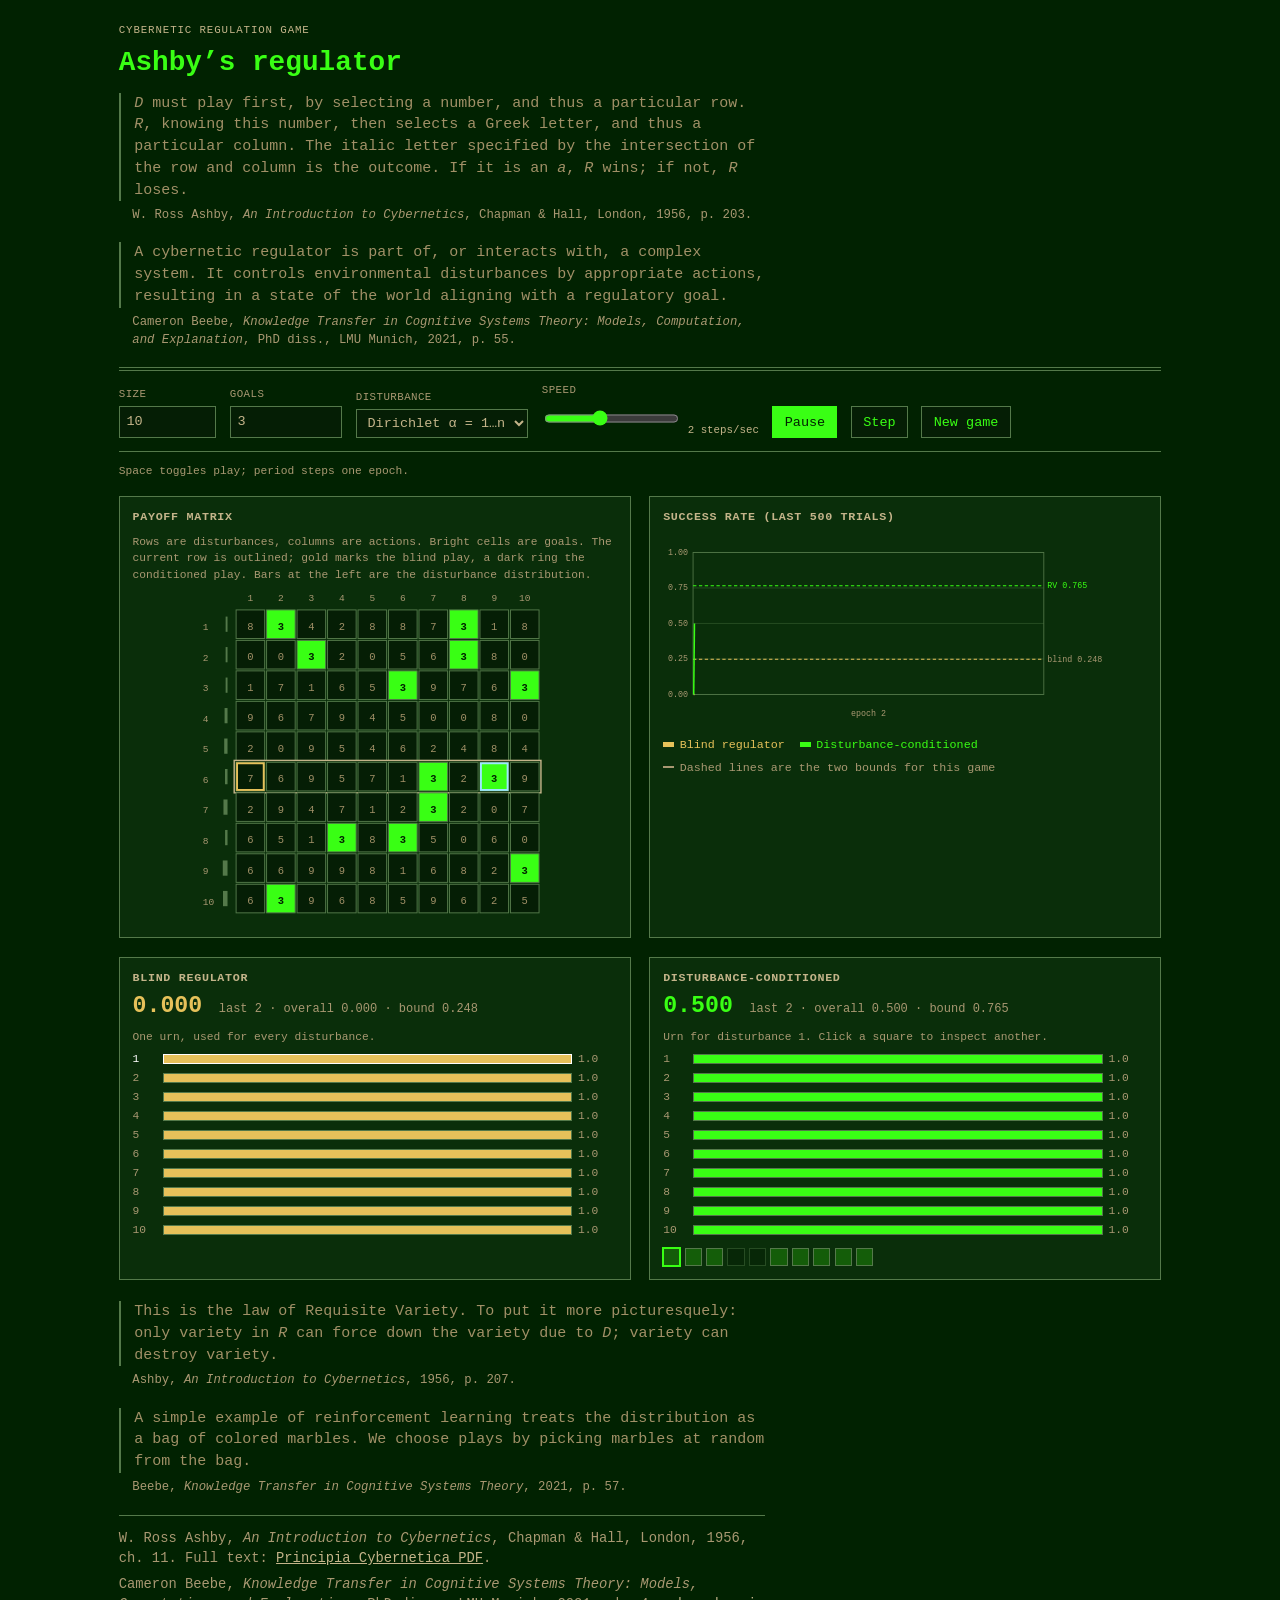
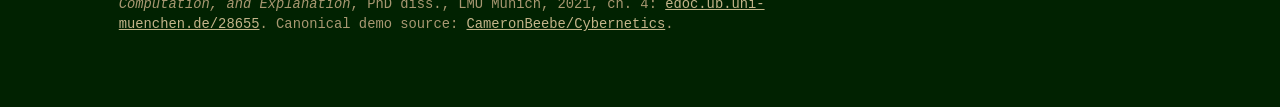
<file: cybernetics/index.html>
<!DOCTYPE html>
<html lang="en">
<head>
  <meta charset="utf-8" />
  <meta name="viewport" content="width=device-width, initial-scale=1" />
  <title>Ashby’s regulator — a requisite-variety demo</title>
  <meta name="description" content="A live Ashby regulation game: a blind Pólya-urn regulator and a disturbance-conditioned one play the same table." />
  <meta name="author" content="Cameron Beebe" />
  <link rel="stylesheet" href="./style.css" />
</head>
<body>
  <main class="wrap">
    <p class="eyebrow">Cybernetic regulation game</p>
    <h1>Ashby’s regulator</h1>

    <figure class="quote">
      <blockquote>
        <p><i>D</i> must play first, by selecting a number, and thus a particular row. <i>R</i>, knowing this number, then selects a Greek letter, and thus a particular column. The italic letter specified by the intersection of the row and column is the outcome. If it is an <i>a</i>, <i>R</i> wins; if not, <i>R</i> loses.</p>
      </blockquote>
      <figcaption>W. Ross Ashby, <cite>An Introduction to Cybernetics</cite>, Chapman &amp; Hall, London, 1956, p.&nbsp;203.</figcaption>
    </figure>

    <figure class="quote">
      <blockquote>
        <p>A cybernetic regulator is part of, or interacts with, a complex system. It controls environmental disturbances by appropriate actions, resulting in a state of the world aligning with a regulatory goal.</p>
      </blockquote>
      <figcaption>Cameron Beebe, <cite>Knowledge Transfer in Cognitive Systems Theory: Models, Computation, and Explanation</cite>, PhD diss., LMU Munich, 2021, p.&nbsp;55.</figcaption>
    </figure>

    <noscript><p>This demo needs JavaScript to run the regulators in your browser. Nothing is sent to a server.</p></noscript>

    <div class="toolbar" role="group" aria-label="Game controls">
      <label class="field">Size
        <input id="size" type="number" inputmode="numeric" value="10" min="2" max="16" step="1" />
      </label>
      <label class="field">Goals
        <input id="goals" type="text" value="3" spellcheck="false" />
      </label>
      <label class="field">Disturbance
        <select id="dist">
          <option value="toy" selected>Dirichlet α = 1…n (2021 toy)</option>
          <option value="uniform">Uniform</option>
        </select>
      </label>
      <label class="field">Speed
        <span>
          <input id="speed" type="range" min="0" max="5" step="1" value="2" aria-label="Simulation speed in steps per second" />
          <span class="speed-read" id="speed-read">2 steps/sec</span>
        </span>
      </label>
      <button type="button" id="play" class="primary" aria-pressed="false">Play</button>
      <button type="button" id="step" title="One epoch (or press .)">Step</button>
      <button type="button" id="newgame" title="Start a new random game">New game</button>
    </div>
    <p class="hint">Space toggles play; period steps one epoch.</p>

    <div class="stage">
      <section class="panel" aria-labelledby="matrix-title">
        <h2 id="matrix-title">Payoff matrix</h2>
        <p class="urn-label">Rows are disturbances, columns are actions. Bright cells are goals. The current row is outlined; gold marks the blind play, a dark ring the conditioned play. Bars at the left are the disturbance distribution.</p>
        <div class="matrix-wrap">
          <svg id="matrix" xmlns="http://www.w3.org/2000/svg" width="520" height="360"></svg>
        </div>
      </section>
      <section class="panel" aria-labelledby="chart-title">
        <h2 id="chart-title">Success rate (last 500 trials)</h2>
        <svg id="chart" xmlns="http://www.w3.org/2000/svg" width="520" height="210"></svg>
        <ul class="chart-legend">
          <li class="blind"><i></i>Blind regulator</li>
          <li class="cond"><i></i>Disturbance-conditioned</li>
          <li class="bound"><i></i>Dashed lines are the two bounds for this game</li>
        </ul>
      </section>
    </div>

    <div class="learners">
      <section class="panel learner blind" aria-labelledby="blind-title">
        <h2 id="blind-title">Blind regulator</h2>
        <div class="score">
          <span class="rate" id="blind-rate">0.000</span>
          <span class="meta" id="blind-meta"></span>
        </div>
        <p class="urn-label">One urn, used for every disturbance.</p>
        <div class="urn" id="blind-urn"></div>
      </section>
      <section class="panel learner cond" aria-labelledby="cond-title">
        <h2 id="cond-title">Disturbance-conditioned</h2>
        <div class="score">
          <span class="rate" id="cond-rate">0.000</span>
          <span class="meta" id="cond-meta"></span>
        </div>
        <p class="urn-label" id="cond-urn-label">One urn per row. Click a square to inspect a disturbance.</p>
        <div class="urn" id="cond-urn"></div>
        <div class="mini-urns" id="mini-urns" role="group" aria-label="Select a disturbance urn to inspect"></div>
      </section>
    </div>

    <figure class="quote">
      <blockquote>
        <p>This is the law of Requisite Variety. To put it more picturesquely: only variety in <i>R</i> can force down the variety due to <i>D</i>; variety can destroy variety.</p>
      </blockquote>
      <figcaption>Ashby, <cite>An Introduction to Cybernetics</cite>, 1956, p.&nbsp;207.</figcaption>
    </figure>

    <figure class="quote">
      <blockquote>
        <p>A simple example of reinforcement learning treats the distribution as a bag of colored marbles. We choose plays by picking marbles at random from the bag.</p>
      </blockquote>
      <figcaption>Beebe, <cite>Knowledge Transfer in Cognitive Systems Theory</cite>, 2021, p.&nbsp;57.</figcaption>
    </figure>

    <section class="refs">
      <p>
        W. Ross Ashby, <cite>An Introduction to Cybernetics</cite>, Chapman &amp; Hall, London, 1956, ch.&nbsp;11. Full text:
        <a href="https://pespmc1.vub.ac.be/books/IntroCyb.pdf">Principia Cybernetica PDF</a>.
      </p>
      <p>
        Cameron Beebe, <cite>Knowledge Transfer in Cognitive Systems Theory: Models, Computation, and Explanation</cite>, PhD diss., LMU Munich, 2021, ch.&nbsp;4:
        <a href="https://edoc.ub.uni-muenchen.de/28655/">edoc.ub.uni-muenchen.de/28655</a>.
        Canonical demo source:
        <a href="https://github.com/CameronBeebe/Cybernetics">CameronBeebe/Cybernetics</a>.
      </p>
    </section>
  </main>
  <script type="module" src="./demo.js"></script>
</body>
</html>
</file>
<file: cybernetics/style.css>
/* Self-contained. Palette follows cameronbeebe.github.io so the mirror
   sits naturally on the portfolio; the page also stands alone. */
:root {
  --bg: #012201;
  --ink: #a19067;
  --phosphor: #39ff14;
  --muted: #a99872;
  --link: #c4b48a;
  --line: #54794a;
  --panel: #0a2e0a;
  --well: #051e05;
  --blind: #e6c15a;
  --cond: #39ff14;
  --danger: #f0ae88;
  --mono: ui-monospace, Menlo, Consolas, monospace;
}

* { box-sizing: border-box; }

html, body {
  margin: 0;
  padding: 0;
  background: var(--bg);
  color: var(--ink);
  font-family: var(--mono);
  font-size: 15px;
  line-height: 1.45;
}

body { min-height: 100vh; }

a { color: var(--link); }
a:hover, a:focus-visible { color: var(--phosphor); }
:focus-visible { outline: 2px solid var(--phosphor); outline-offset: 3px; }

.wrap {
  max-width: 1080px;
  margin: 0 auto;
  padding: 1.5rem 1.25rem 3rem;
}

.eyebrow {
  margin: 0 0 0.35rem;
  color: var(--link);
  letter-spacing: 0.08em;
  text-transform: uppercase;
  font-size: 0.72rem;
}

h1 {
  margin: 0 0 0.6rem;
  color: var(--phosphor);
  font-size: clamp(1.4rem, 3vw, 1.85rem);
  font-weight: 600;
}

.lede {
  margin: 0 0 1.25rem;
  max-width: 72ch;
  color: var(--muted);
}

.quote {
  margin: 0 0 1.15rem;
  max-width: 72ch;
}

.quote blockquote {
  margin: 0;
  padding: 0 0 0 0.9rem;
  border-left: 2px solid var(--line);
}

.quote blockquote p {
  margin: 0;
  color: var(--ink);
}

.quote figcaption,
.quote cite {
  color: var(--muted);
  font-style: italic;
  font-size: 0.82rem;
}

.quote figcaption {
  margin: 0.4rem 0 0;
  padding-left: 0.9rem;
  font-style: normal;
}

.hint {
  margin: -0.35rem 0 1.1rem;
  color: var(--muted);
  font-size: 0.75rem;
}

.toolbar {
  display: flex;
  flex-wrap: wrap;
  gap: 0.6rem 0.9rem;
  align-items: end;
  padding: 0.85rem 0;
  border-top: 4px double var(--line);
  border-bottom: 1px solid var(--line);
  margin-bottom: 1.1rem;
}

.field {
  display: flex;
  flex-direction: column;
  gap: 0.2rem;
  color: var(--muted);
  font-size: 0.72rem;
  letter-spacing: 0.04em;
  text-transform: uppercase;
}

.field input,
.field select {
  background: var(--well);
  color: var(--link);
  border: 1px solid var(--line);
  padding: 0.35rem 0.45rem;
  font: inherit;
  font-size: 0.9rem;
  text-transform: none;
  letter-spacing: 0;
  min-width: 0;
  accent-color: var(--phosphor);
}

.field input[type="number"] { width: 6.5rem; }
.field input[type="text"] { width: 7.5rem; }
.field select { width: 11.5rem; }
.field input[type="range"] { width: 9rem; padding: 0.35rem 0; }

.field .speed-read { color: var(--link); text-transform: none; letter-spacing: 0; }

.toolbar button {
  background: var(--well);
  color: var(--phosphor);
  border: 1px solid var(--line);
  padding: 0.4rem 0.75rem;
  font: inherit;
  font-size: 0.9rem;
  cursor: pointer;
  height: 2.15rem;
}

.toolbar button:hover { border-color: var(--phosphor); }

.toolbar button[aria-pressed="true"],
.toolbar button.primary {
  background: var(--phosphor);
  color: var(--bg);
  border-color: var(--phosphor);
}

.stage {
  display: grid;
  grid-template-columns: minmax(0, 1fr) minmax(0, 1fr);
  gap: 1.25rem;
  margin-bottom: 1.25rem;
}

@media (max-width: 800px) {
  .stage, .learners { grid-template-columns: 1fr; }
}

.panel h2 {
  margin: 0 0 0.55rem;
  font-size: 0.78rem;
  font-weight: 600;
  color: var(--link);
  letter-spacing: 0.06em;
  text-transform: uppercase;
}

.panel {
  background: var(--panel);
  border: 1px solid var(--line);
  padding: 0.8rem 0.85rem 0.9rem;
}

.matrix-wrap { overflow-x: auto; }

#matrix {
  display: block;
  width: 100%;
  height: auto;
  max-width: 520px;
}

#chart {
  display: block;
  width: 100%;
  height: auto;
}

.chart-legend {
  display: flex;
  flex-wrap: wrap;
  gap: 0.4rem 1rem;
  margin: 0.45rem 0 0;
  padding: 0;
  list-style: none;
  font-size: 0.78rem;
  color: var(--muted);
}

.chart-legend i {
  display: inline-block;
  width: 0.75rem;
  height: 0.28rem;
  margin-right: 0.35rem;
  vertical-align: middle;
  background: currentColor;
}

.chart-legend .blind { color: var(--blind); }
.chart-legend .cond { color: var(--cond); }
.chart-legend .bound { color: var(--muted); }
.chart-legend .bound i { background: transparent; border-top: 2px dashed var(--muted); height: 0; }

.learners {
  display: grid;
  grid-template-columns: 1fr 1fr;
  gap: 1.25rem;
  margin-bottom: 1.4rem;
}

.score {
  display: flex;
  flex-wrap: wrap;
  gap: 0.2rem 1.1rem;
  align-items: baseline;
  margin: 0 0 0.7rem;
}

.score .rate {
  font-size: 1.55rem;
  font-weight: 600;
  line-height: 1;
}

.learner.blind .rate { color: var(--blind); }
.learner.cond .rate { color: var(--cond); }

.score .meta { color: var(--muted); font-size: 0.8rem; }

.urn-label {
  margin: 0 0 0.35rem;
  color: var(--muted);
  font-size: 0.75rem;
}

.urn {
  display: grid;
  gap: 0.18rem;
}

.urn-row {
  display: grid;
  grid-template-columns: 1.6rem 1fr 2.6rem;
  gap: 0.4rem;
  align-items: center;
  font-size: 0.75rem;
  color: var(--muted);
}

.urn-row .bar {
  height: 0.7rem;
  background: var(--well);
  border: 1px solid var(--line);
  position: relative;
}

.urn-row .bar > span {
  display: block;
  height: 100%;
  width: 0%;
  background: var(--ink);
  transition: width 0.35s ease;
}

.learner.blind .urn-row .bar > span { background: var(--blind); }
.learner.cond .urn-row .bar > span { background: var(--cond); }

.urn-row.is-pick .col { color: #fff; }
.urn-row.is-pick .bar { border-color: #fff; }

.mini-urns {
  display: flex;
  gap: 0.28rem;
  flex-wrap: wrap;
  margin-top: 0.7rem;
}

.mini-urn {
  width: 1.15rem;
  height: 1.15rem;
  padding: 0;
  border: 1px solid var(--line);
  background: var(--well);
  cursor: pointer;
  appearance: none;
  -webkit-appearance: none;
  font: inherit;
}

.mini-urn.is-selected { border-color: var(--cond); box-shadow: 0 0 0 1px var(--cond); }
.mini-urn.is-solvable { background: color-mix(in srgb, var(--cond) 28%, var(--well)); }
.mini-urn.is-dead { opacity: 0.4; }
.mini-urn:hover { border-color: var(--link); }
.mini-urn:focus-visible { outline: 2px solid var(--link); outline-offset: 1px; }

.caption, .refs {
  max-width: 78ch;
  color: var(--muted);
  font-size: 0.92rem;
}

.caption p { margin: 0 0 0.8rem; }
.caption strong { color: var(--ink); font-weight: 600; }

.refs { margin: 1.2rem 0 0; padding-top: 0.9rem; border-top: 1px solid var(--line); }
.refs p { margin: 0 0 0.4rem; }

noscript p {
  padding: 0.8rem;
  border: 1px solid var(--danger);
  color: var(--danger);
}

@media (prefers-reduced-motion: reduce) {
  .urn-row .bar > span { transition: none; }
}

#matrix .h, #chart .tick, #chart .bound-lbl {
  fill: var(--muted);
  font-size: 10px;
  font-family: var(--mono);
}
#matrix .v { fill: var(--ink); font-size: 11px; font-family: var(--mono); }
#matrix .v.goal { fill: var(--bg); font-weight: 700; }
#matrix .cell { fill: var(--well); stroke: var(--line); stroke-width: 1; }
#matrix .cell.goal { fill: var(--phosphor); }
#matrix .row-hl { fill: none; stroke: var(--link); stroke-width: 1.5; }
#matrix .pbar { fill: var(--line); }
#matrix .pick { fill: none; stroke-width: 2; }
#matrix .pick.blind { stroke: var(--blind); }
#matrix .pick.cond { stroke: #9ee7ff; }
#matrix .pick.both { stroke: var(--blind); stroke-dasharray: 3 2; }

#chart .grid { stroke: var(--line); stroke-opacity: 0.45; }
#chart .bound-blind { stroke: var(--blind); stroke-dasharray: 4 3; stroke-width: 1.2; }
#chart .bound-rv { stroke: var(--cond); stroke-dasharray: 4 3; stroke-width: 1.2; }
#chart .bound-lbl.rv { fill: var(--cond); }
#chart .line-blind { fill: none; stroke: var(--blind); stroke-width: 1.8; }
#chart .line-cond { fill: none; stroke: var(--cond); stroke-width: 1.8; }
#chart .frame { fill: none; stroke: var(--line); }
</file>
